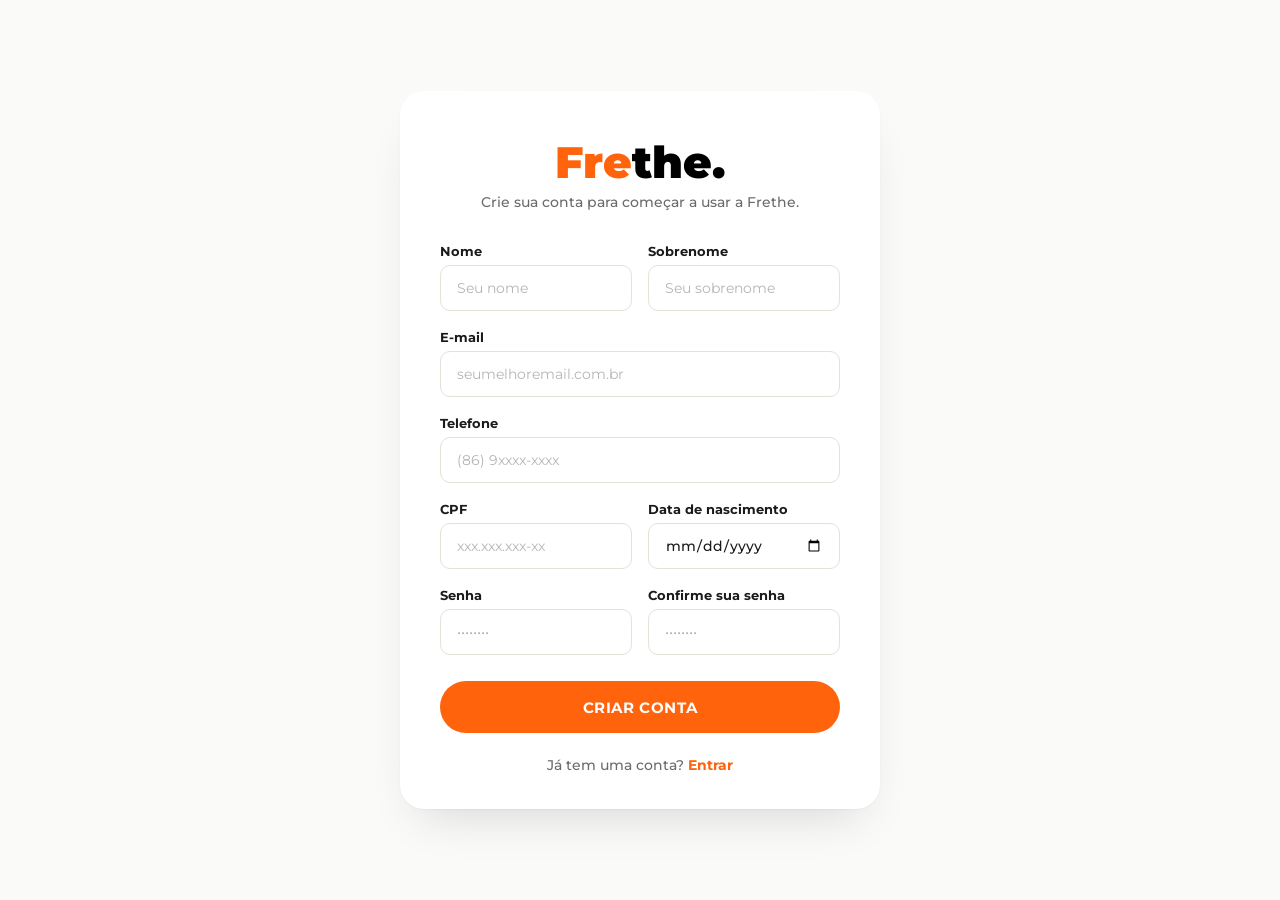
<file: cadastrocli.html>
<!DOCTYPE html>
<html lang="pt-BR">
<head>
    <meta charset="UTF-8">
    <meta http-equiv="X-UA-Compatible" content="IE=edge">
    <meta name="viewport" content="width=device-width, initial-scale=1.0">
    <link rel="stylesheet" href="cadastrocli.css">
    <link href="https://fonts.googleapis.com/css2?family=Montserrat:ital,wght@0,500;0,600;0,700;0,800;1,100;1,400;1,500;1,600;1,800;1,900&display=swap" rel="stylesheet">
    <title>Cadastro — Frethe.</title>
</head>
<body>
    <div class="container">
        <div class="card">
            <h2 class="title">Fre<span>the.</span></h2>
            <p class="subtitle">Crie sua conta para começar a usar a Frethe.</p>

            <form class="form" id="formCadastroCliente">
                <div class="grid-2">
                    <div class="field">
                        <label for="nome">Nome</label>
                        <input class="campo" id="nome" name="nome" type="text" placeholder="Seu nome" required>
                    </div>
                    <div class="field">
                        <label for="sobrenome">Sobrenome</label>
                        <input class="campo" id="sobrenome" name="sobrenome" type="text" placeholder="Seu sobrenome" required>
                    </div>
                </div>

                <div class="field">
                    <label for="email">E-mail</label>
                    <input class="campo" id="email" name="email" type="email" placeholder="seumelhoremail.com.br" required>
                </div>

                <div class="field">
                    <label for="telefone">Telefone</label>
                    <input class="campo" id="telefone" name="telefone" type="tel" placeholder="(86) 9xxxx-xxxx" required>
                </div>

                <div class="grid-2">
                    <div class="field">
                        <label for="cpf">CPF</label>
                        <input class="campo" id="cpf" name="cpf" type="text" placeholder="xxx.xxx.xxx-xx" maxlength="14" required>
                    </div>
                    <div class="field">
                        <label for="nascimento">Data de nascimento</label>
                        <input class="campo" id="nascimento" name="nascimento" type="date" required>
                    </div>
                </div>

                <div class="grid-2">
                    <div class="field">
                        <label for="senha">Senha</label>
                        <input class="campo" id="senha" name="senha" type="password" placeholder="••••••••" required>
                    </div>
                    <div class="field">
                        <label for="confirmarSenha">Confirme sua senha</label>
                        <input class="campo" id="confirmarSenha" name="confirmarSenha" type="password" placeholder="••••••••" required>
                    </div>
                </div>

                <button type="submit" class="buttonCriar">CRIAR CONTA</button>
            </form>

            <p class="login-link">Já tem uma conta? <a href="login.html">Entrar</a></p>
        </div>
    </div>

    <script>
        // Site estático (GitHub Pages) — sem backend. Redirecionamento só de demonstração.
        document.getElementById('formCadastroCliente').addEventListener('submit', function (e) {
            e.preventDefault();
            const senha = document.getElementById('senha').value;
            const confirmar = document.getElementById('confirmarSenha').value;
            if (senha !== confirmar) {
                alert('As senhas não coincidem.');
                return;
            }
            window.location.href = 'sucesso.html';
        });
    </script>
</body>
</html>
</file>
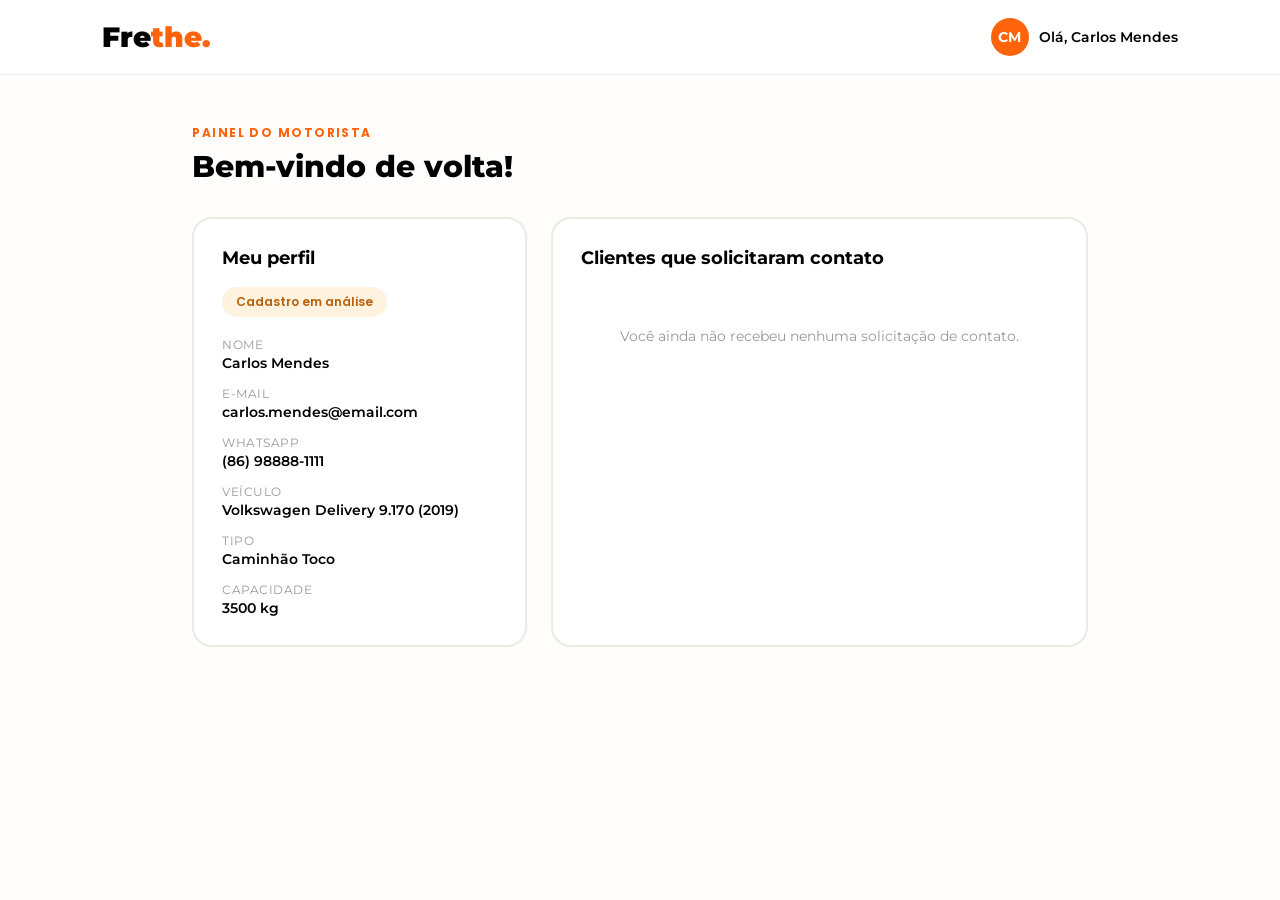
<file: painel-prestador.html>
<!DOCTYPE html>
<html lang="pt-br">
<head>
    <meta charset="UTF-8">
    <meta name="viewport" content="width=device-width, initial-scale=1.0">
    <title>Frethe. — Painel do Prestador</title>
    <link href="https://fonts.googleapis.com/css2?family=Montserrat:ital,wght@0,500;0,600;0,700;0,800;1,900&family=Poppins:ital,wght@0,400;0,500;0,600;0,700&display=swap" rel="stylesheet">
    <link rel="stylesheet" href="painel-prestador.css">
</head>
<body>

<header>
    <a href="index.html" class="logo">Fre<span>the.</span></a>
    <div class="user-chip">
        <span class="user-avatar">CM</span>
        <span class="user-name">Olá, Carlos Mendes</span>
    </div>
</header>

<main>
    <div class="page-head">
        <span class="eyebrow">Painel do motorista</span>
        <h1>Bem-vindo de volta!</h1>
    </div>

    <div class="grid">
        <!-- CARD: MEU PERFIL -->
        <section class="card">
            <h2 class="card-title">Meu perfil</h2>

            <div class="status status--pendente">
                Cadastro em análise
            </div>

            <dl class="perfil-lista">
                <dt>Nome</dt>
                <dd>Carlos Mendes</dd>

                <dt>E-mail</dt>
                <dd>carlos.mendes@email.com</dd>

                <dt>WhatsApp</dt>
                <dd>(86) 98888-1111</dd>

                <dt>Veículo</dt>
                <dd>Volkswagen Delivery 9.170 (2019)</dd>

                <dt>Tipo</dt>
                <dd>Caminhão Toco</dd>

                <dt>Capacidade</dt>
                <dd>3500 kg</dd>
            </dl>
        </section>

        <!-- CARD: CLIENTES QUE SOLICITARAM CONTATO -->
        <section class="card card--wide">
            <h2 class="card-title">Clientes que solicitaram contato</h2>

            <div class="empty">
                <p>Você ainda não recebeu nenhuma solicitação de contato.</p>
            </div>
        </section>
    </div>
</main>

</body>
</html>
</file>
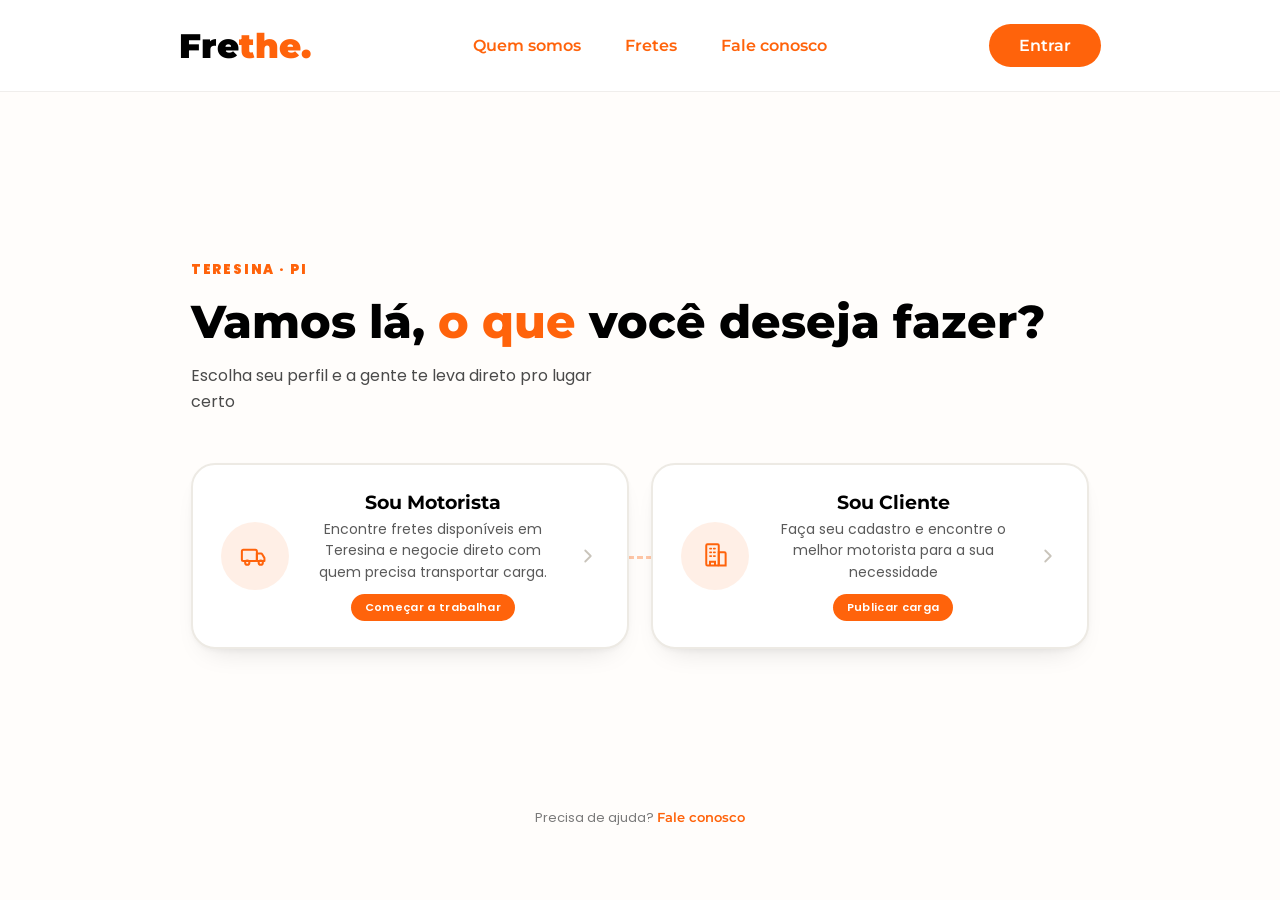
<file: selecao-perfil.html>
<!DOCTYPE html>
<html lang="PT-br">
<head>
<meta charset="UTF-8">
<meta http-equiv="X-UA-Compatible" content="IE=edge">
<meta name="viewport" content="width=device-width, initial-scale=1.0">
<title>Frethe. — O que você deseja fazer?</title>
<link rel="stylesheet" href="cadastrocli.css">
<link href="https://fonts.googleapis.com/css2?family=Montserrat:ital,wght@0,500;0,600;0,700;0,800;1,100;1,400;1,500;1,600;1,800;1,900&family=Poppins:ital,wght@0,200;0,300;0,900;1,400;1,900&display=swap" rel="stylesheet">
<style>
*{
    padding: 0;
    margin: 0;
    list-style: none;
    box-sizing: border-box;
    text-decoration: none;
    scroll-behavior: smooth;
    font-family: 'Montserrat', sans-serif;
}
body{
    color: black;
    background: #FFFDFB;
    display: flex;
    flex-direction: column;
    min-height: 100vh;
}

/* HEADER — igual ao index.html original */
header{
    position: fixed;
    width: 100%;
    top: 0;
    right: 0;
    z-index: 1000;
    display: flex;
    align-items: center;
    justify-content: space-between;
    background: white;
    padding: 24px 14%;
    box-shadow: 0 1px 0 rgba(0,0,0,0.06);
    transition: all .50s ease;
}
.logo{
    display: flex;
    align-items: center;
    font-size: 34px;
    font-weight: 900;
    color: black;
}
.logo span{
    color: rgb(255,99,11);
}
.navlist{
    display: flex;
}
.navlist a{
    font-size: 16px;
    color: rgb(255,99,11);
    margin: 0 22px;
    font-weight: 600;
}
.navlist a:hover{
    color: black;
}
.buttonLg{
    margin: 0;
    padding: 12px 30px;
    background: rgb(255,99,11);
    border-radius: 3rem;
}
.buttonLg a{
    color: white;
    font-weight: 600;
}
.buttonLg:hover{
    background: black;
}

/* MAIN */
main{
    padding: 160px 14% 80px;
    flex: 1;
    display: flex;
    align-items: center;
}
.stage{
    width: 100%;
    max-width: 900px;
}
.eyebrow{
    display: inline-block;
    font-family: 'Poppins', sans-serif;
    font-weight: 900;
    font-size: 13px;
    letter-spacing: 0.14em;
    text-transform: uppercase;
    color: rgb(255,99,11);
    margin-bottom: 16px;
}
h1{
    font-family: 'Montserrat', sans-serif;
    font-weight: 800;
    font-size: 46px;
    line-height: 1.15;
    color: black;
    margin-bottom: 14px;
}
h1 span{
    color: rgb(255,99,11);
}
.subtitle{
    font-family: 'Poppins', sans-serif;
    font-weight: 400;
    font-size: 16px;
    line-height: 1.6;
    color: #4a4a4a;
    max-width: 44ch;
    margin-bottom: 48px;
}

/* ROTA — assinatura visual: linha tracejada ligando os dois perfis, como um trajeto de entrega */
.route{
    position: relative;
    display: flex;
    flex-direction: row;
    flex-wrap: wrap;
    justify-content: center;
    gap: 22px;
}
.route::before{
    content: '';
    position: absolute;
    top: 50%;
    left: 48px;
    right: 48px;
    height: 3px;
    border-top: 3px dashed rgba(255,99,11,0.35);
    z-index: -1;
}

.card{
    position: relative;
    flex: 1 1 380px;
    display: flex;
    align-items: center;
    gap: 22px;
    background: white;
    border: 2px solid #EDEAE4;
    border-radius: 24px;
    padding: 26px 28px;
    color: inherit;
    box-shadow: 0 2px 4px rgba(0,0,0,0.03), 0 14px 30px -18px rgba(0,0,0,0.18);
    transition: transform .18s ease, box-shadow .18s ease, border-color .18s ease;
}
.card:hover{
    transform: translateY(-3px);
    border-color: rgb(255,99,11);
    box-shadow: 0 4px 10px rgba(0,0,0,0.05), 0 22px 40px -18px rgba(255,99,11,0.35);
}
.card:focus-visible{
    outline: 3px solid rgb(255,99,11);
    outline-offset: 3px;
}

.icon{
    position: relative;
    z-index: 1;
    flex: none;
    width: 68px;
    height: 68px;
    border-radius: 50%;
    background: rgba(255,99,11,0.10);
    display: flex;
    align-items: center;
    justify-content: center;
}
.icon svg{ width: 30px; height: 30px; }

.card-body{ flex: 1; min-width: 0; }
.card-title{
    font-family: 'Montserrat', sans-serif;
    font-weight: 700;
    font-size: 19px;
    color: black;
    margin-bottom: 5px;
}
.card-desc{
    font-family: 'Poppins', sans-serif;
    font-weight: 400;
    font-size: 14px;
    line-height: 1.55;
    color: #5a5a5a;
    margin-bottom: 10px;
}
.tag{
    display: inline-block;
    font-family: 'Poppins', sans-serif;
    font-weight: 600;
    font-size: 11px;
    letter-spacing: 0.03em;
    color: white;
    background: rgb(255,99,11);
    padding: 5px 14px;
    border-radius: 3rem;
}

.chevron{
    flex: none;
    color: #C9C4BB;
    transition: transform .18s ease, color .18s ease;
}
.card:hover .chevron{
    transform: translateX(4px);
    color: rgb(255,99,11);
}

footer{
    text-align: center;
    font-family: 'Poppins', sans-serif;
    font-size: 13px;
    color: #7a7a7a;
    padding: 20px 24px 32px;
}
footer a{
    color: rgb(255,99,11);
    font-weight: 600;
}
footer a:hover{ color: black; }

@media (max-width: 900px){
    header{ padding: 20px 6%; }
    main{ padding: 140px 6% 60px; }
    h1{ font-size: 34px; }
    .navlist{ display: none; }
}
@media (max-width: 480px){
    .card{ align-items: flex-start; padding: 20px; gap: 14px; }
    .icon{ width: 52px; height: 52px; }
    .icon svg{ width: 24px; height: 24px; }
    .chevron{ display: none; }
    h1{ font-size: 28px; }
}
@media (prefers-reduced-motion: reduce){
    .card, .chevron{ transition: none; }
}
</style>
</head>
<body>

<header>
    <a href="index.html" class="logo">Fre<span>the.</span></a>
    <nav class="navlist">
        <a href="#">Quem somos</a>
        <a href="#">Fretes</a>
        <a href="#">Fale conosco</a>
    </nav>
    <nav class="buttonLg">
        <a href="login.html">Entrar</a>
    </nav>
</header>

<main>
    <div class="stage">
        <span class="eyebrow">Teresina · PI</span>
        <h1>Vamos lá, <span>o que</span> você deseja fazer?</h1>
        <p class="subtitle">Escolha seu perfil e a gente te leva direto pro lugar certo</p>

        <div class="route">
            <a href="cadastropres.html" class="card">
                <div class="icon">
                    <svg viewBox="0 0 24 24" fill="none" xmlns="http://www.w3.org/2000/svg">
                        <rect x="1.5" y="7" width="12" height="9" rx="1.2" stroke="rgb(255,99,11)" stroke-width="1.6"/>
                        <path d="M13.5 10H16.8C17.2 10 17.55 10.22 17.75 10.56L19.4 13.3C19.5 13.47 19.55 13.66 19.55 13.86V16H13.5V10Z" stroke="rgb(255,99,11)" stroke-width="1.6" stroke-linejoin="round"/>
                        <circle cx="5.8" cy="17.3" r="1.7" stroke="rgb(255,99,11)" stroke-width="1.6"/>
                        <circle cx="16.6" cy="17.3" r="1.7" stroke="rgb(255,99,11)" stroke-width="1.6"/>
                    </svg>
                </div>
                <div class="card-body">
                    <p class="card-title">Sou Motorista</p>
                    <p class="card-desc">Encontre fretes disponíveis em Teresina e negocie direto com quem precisa transportar carga.</p>
                    <span class="tag">Começar a trabalhar</span>
                </div>
                <svg class="chevron" width="22" height="22" viewBox="0 0 24 24" fill="none">
                    <path d="M9 6l6 6-6 6" stroke="currentColor" stroke-width="2" stroke-linecap="round" stroke-linejoin="round"/>
                </svg>
            </a>

            <a href="cadastrocli.html" class="card">
                <div class="icon">
                    <svg viewBox="0 0 24 24" fill="none" xmlns="http://www.w3.org/2000/svg">
                        <rect x="5" y="2.5" width="10" height="17" rx="1" stroke="rgb(255,99,11)" stroke-width="1.6"/>
                        <path d="M15 9H19.5C20.05 9 20.5 9.45 20.5 10V19.5H15V9Z" stroke="rgb(255,99,11)" stroke-width="1.6"/>
                        <path d="M8 6H9M8 9H9M8 12H9M11 6H12M11 9H12M11 12H12" stroke="rgb(255,99,11)" stroke-width="1.4" stroke-linecap="round"/>
                        <path d="M8 19.5V16.5H12V19.5" stroke="rgb(255,99,11)" stroke-width="1.6"/>
                    </svg>
                </div>
                <div class="card-body">
                    <p class="card-title">Sou Cliente</p>
                    <p class="card-desc">Faça seu cadastro e encontre o melhor motorista para a sua necessidade</p>
                    <span class="tag">Publicar carga</span>
                </div>
                <svg class="chevron" width="22" height="22" viewBox="0 0 24 24" fill="none">
                    <path d="M9 6l6 6-6 6" stroke="currentColor" stroke-width="2" stroke-linecap="round" stroke-linejoin="round"/>
                </svg>
            </a>
        </div>
    </div>
</main>

<footer>
    Precisa de ajuda? <a href="#">Fale conosco</a>
</footer>

</body>
</html>
</file>
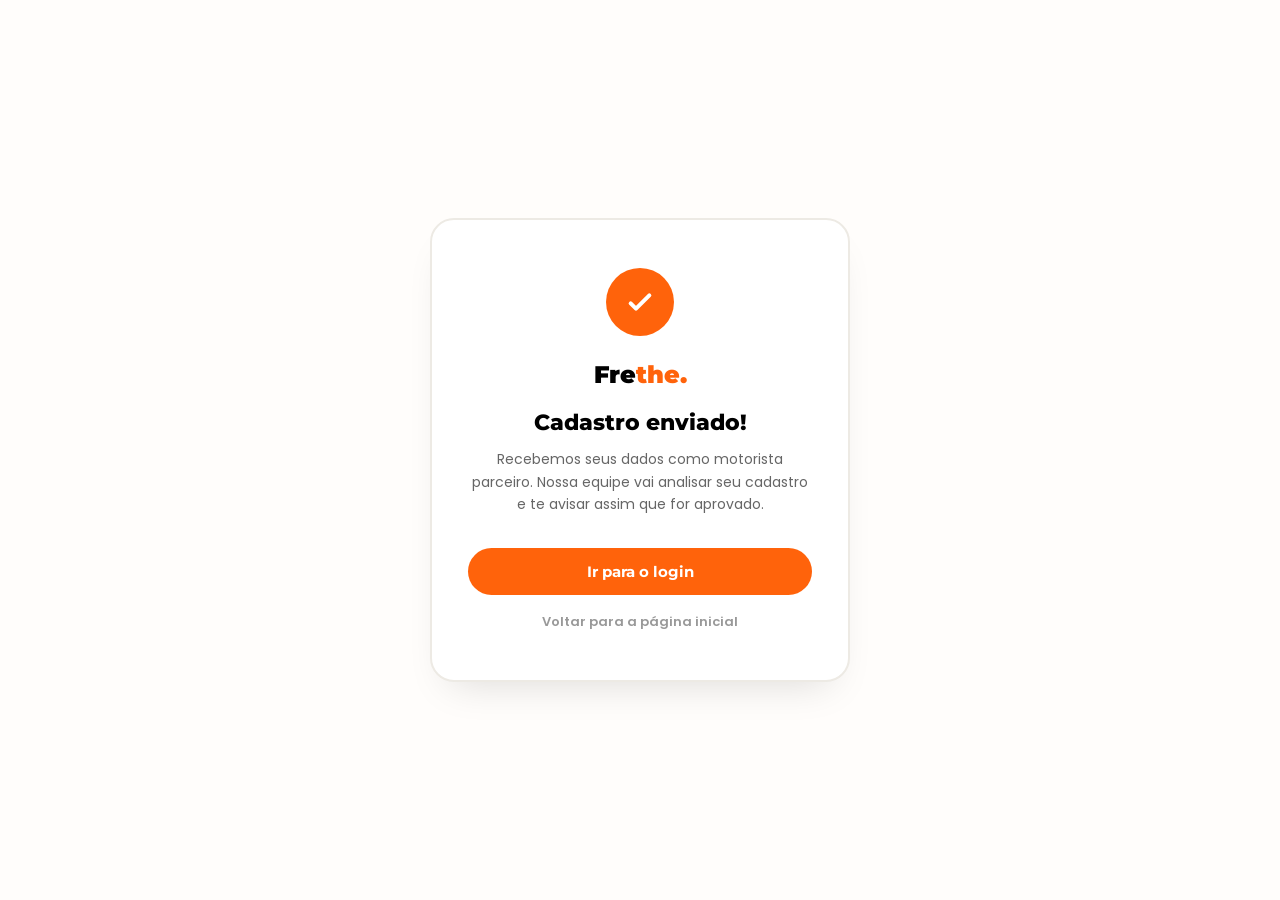
<file: sucesso-prestador.html>
<!DOCTYPE html>
<html lang="pt-br">
<head>
    <meta charset="UTF-8">
    <meta name="viewport" content="width=device-width, initial-scale=1.0">
    <title>Cadastro enviado — Frethe.</title>
    <link rel="stylesheet" href="sucesso.css">
    <link href="https://fonts.googleapis.com/css2?family=Montserrat:ital,wght@0,500;0,600;0,700;0,800;0,900&family=Poppins:ital,wght@0,400;0,500;0,600&display=swap" rel="stylesheet">
</head>
<body>
    <div class="container">
        <div class="card">
            <div class="icon-check">
                <svg viewBox="0 0 24 24" fill="none" xmlns="http://www.w3.org/2000/svg">
                    <path d="M5 13l4 4L19 7" stroke="white" stroke-width="3" stroke-linecap="round" stroke-linejoin="round"/>
                </svg>
            </div>

            <h2 class="title">Fre<span>the.</span></h2>

            <h1 class="mensagem">Cadastro enviado!</h1>
            <p class="subtitle">
                Recebemos seus dados como motorista parceiro. Nossa equipe vai analisar
                seu cadastro e te avisar assim que for aprovado.
            </p>

            <a href="login.html" class="buttonPrimary">Ir para o login</a>
            <a href="index.html" class="link-voltar">Voltar para a página inicial</a>
        </div>
    </div>
</body>
</html>
</file>
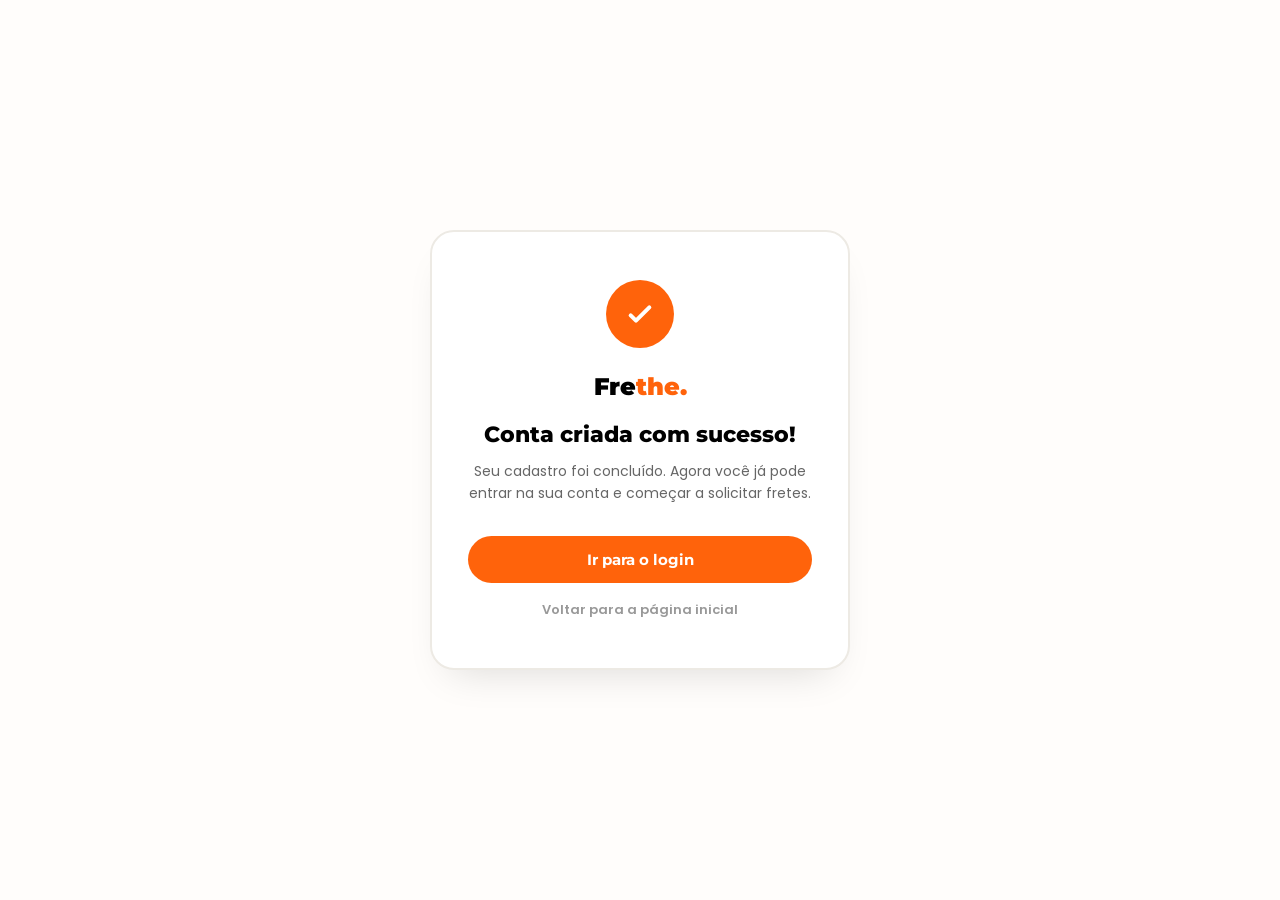
<file: sucesso.html>
<!DOCTYPE html>
<html lang="pt-br">
<head>
    <meta charset="UTF-8">
    <meta name="viewport" content="width=device-width, initial-scale=1.0">
    <title>Cadastro concluído — Frethe.</title>
    <link rel="stylesheet" href="sucesso.css">
    <link href="https://fonts.googleapis.com/css2?family=Montserrat:ital,wght@0,500;0,600;0,700;0,800;0,900&family=Poppins:ital,wght@0,400;0,500;0,600&display=swap" rel="stylesheet">
</head>
<body>
    <div class="container">
        <div class="card">
            <div class="icon-check">
                <svg viewBox="0 0 24 24" fill="none" xmlns="http://www.w3.org/2000/svg">
                    <path d="M5 13l4 4L19 7" stroke="white" stroke-width="3" stroke-linecap="round" stroke-linejoin="round"/>
                </svg>
            </div>

            <h2 class="title">Fre<span>the.</span></h2>

            <h1 class="mensagem">Conta criada com sucesso!</h1>
            <p class="subtitle">
                Seu cadastro foi concluído. Agora você já pode entrar na sua conta
                e começar a solicitar fretes.
            </p>

            <a href="login.html" class="buttonPrimary">Ir para o login</a>
            <a href="index.html" class="link-voltar">Voltar para a página inicial</a>
        </div>
    </div>
</body>
</html>
</file>
<file: cadastrocli.css>
*{
    list-style: none;
    text-decoration: none;
    box-sizing: border-box;
    font-family: 'Montserrat', sans-serif;
    margin: 0;
    padding: 0;
}

body{
    background-color: #FAFAF9;
    min-height: 100vh;
    display: flex;
    align-items: center;
    justify-content: center;
    padding: 40px 16px;
}

.container{
    width: 100%;
    display: flex;
    justify-content: center;
}

.card{
    width: 100%;
    max-width: 480px;
    background: #ffffff;
    border-radius: 24px;
    padding: 44px 40px 36px;
    box-shadow: 0 1px 2px rgba(0,0,0,0.04), 0 24px 48px -20px rgba(0,0,0,0.15);
    text-align: center;
}

.title{
    font-size: 44px;
    font-weight: 900;
    color: rgb(255,99,11);
    margin-bottom: 4px;
}
.title span{
    color: #000;
}

.subtitle{
    font-size: 14px;
    font-weight: 500;
    color: #6b6b6b;
    margin-bottom: 32px;
}

.form{
    text-align: left;
}

.grid-2{
    display: grid;
    grid-template-columns: 1fr 1fr;
    gap: 16px;
}

.field{
    margin-bottom: 18px;
}

.field label{
    display: block;
    font-size: 13px;
    font-weight: 700;
    color: #1a1a1a;
    margin-bottom: 6px;
}

.campo{
    width: 100%;
    height: 46px;
    padding: 0 16px;
    font-size: 14px;
    font-weight: 500;
    color: #1a1a1a;
    background-color: #fff;
    border: 1.5px solid #E4E1D9;
    border-radius: 10px;
    transition: border-color .2s ease, box-shadow .2s ease;
}

.campo::placeholder{
    color: #B5B5B5;
    font-weight: 400;
}

.campo:focus{
    outline: none;
    border-color: rgb(255,99,11);
    box-shadow: 0 0 0 3px rgba(255,99,11,0.15);
}

.buttonCriar{
    width: 100%;
    height: 52px;
    margin-top: 8px;
    background-color: rgb(255,99,11);
    color: #fff;
    font-size: 15px;
    font-weight: 700;
    letter-spacing: .04em;
    border: none;
    border-radius: 3rem;
    cursor: pointer;
    transition: background-color .3s ease, transform .2s ease;
}

.buttonCriar:hover{
    background-color: #000;
    transform: translateY(-2px);
}

.login-link{
    margin-top: 24px;
    font-size: 13.5px;
    font-weight: 500;
    color: #6b6b6b;
}

.login-link a{
    color: rgb(255,99,11);
    font-weight: 700;
}

.login-link a:hover{
    color: #000;
}

@media (max-width: 480px){
    .card{ padding: 32px 22px 28px; border-radius: 18px; }
    .title{ font-size: 36px; }
    .grid-2{ grid-template-columns: 1fr; gap: 0; }
}
</file>
<file: painel-prestador.css>
*{
    padding: 0;
    margin: 0;
    list-style: none;
    box-sizing: border-box;
    text-decoration: none;
    font-family: 'Montserrat', sans-serif;
}
body{
    color: black;
    background: #FFFDFB;
}

header{
    display: flex;
    align-items: center;
    justify-content: space-between;
    background: white;
    padding: 18px 8%;
    box-shadow: 0 1px 0 rgba(0,0,0,0.06);
}
.logo{
    font-size: 28px;
    font-weight: 900;
    color: black;
}
.logo span{
    color: rgb(255,99,11);
}
.user-chip{
    display: flex;
    align-items: center;
    gap: 10px;
}
.user-avatar{
    width: 38px;
    height: 38px;
    border-radius: 50%;
    background: rgb(255,99,11);
    color: white;
    font-weight: 700;
    font-size: 14px;
    display: flex;
    align-items: center;
    justify-content: center;
}
.user-name{
    font-size: 14px;
    font-weight: 600;
}

main{
    padding: 50px 8% 80px;
    max-width: 1100px;
    margin: 0 auto;
}
.page-head{
    margin-bottom: 32px;
}
.eyebrow{
    display: block;
    font-family: 'Poppins', sans-serif;
    font-weight: 700;
    font-size: 12px;
    letter-spacing: 0.12em;
    text-transform: uppercase;
    color: rgb(255,99,11);
    margin-bottom: 6px;
}
.page-head h1{
    font-size: 30px;
    font-weight: 800;
}

.grid{
    display: grid;
    grid-template-columns: 1fr 1.6fr;
    gap: 24px;
}
.card{
    background: white;
    border: 2px solid #EDEAE4;
    border-radius: 20px;
    padding: 28px;
}
.card-title{
    font-size: 18px;
    font-weight: 700;
    margin-bottom: 18px;
}

.status{
    display: inline-block;
    font-family: 'Poppins', sans-serif;
    font-weight: 600;
    font-size: 12px;
    padding: 6px 14px;
    border-radius: 3rem;
    margin-bottom: 20px;
}
.status--pendente{
    background: #FFF3E0;
    color: #B8600A;
}
.status--aprovado{
    background: #E4F7E9;
    color: #1F8A3B;
}
.status--rejeitado{
    background: #FBE4E4;
    color: #C0392B;
}

.perfil-lista{
    font-family: 'Poppins', sans-serif;
    font-size: 14px;
}
.perfil-lista dt{
    color: #999;
    font-size: 12px;
    text-transform: uppercase;
    letter-spacing: 0.04em;
    margin-top: 14px;
}
.perfil-lista dt:first-child{
    margin-top: 0;
}
.perfil-lista dd{
    color: black;
    font-weight: 600;
    margin-top: 2px;
}

.solicitacoes-lista{
    display: flex;
    flex-direction: column;
    gap: 12px;
}
.solicitacao-item{
    display: flex;
    justify-content: space-between;
    align-items: center;
    background: #FFFDFB;
    border: 1px solid #EDEAE4;
    border-radius: 14px;
    padding: 14px 18px;
}
.solicitacao-info{
    display: flex;
    flex-direction: column;
    gap: 3px;
}
.solicitacao-nome{
    font-weight: 700;
    font-size: 15px;
}
.solicitacao-data{
    font-family: 'Poppins', sans-serif;
    font-size: 12px;
    color: #999;
}
.solicitacao-telefone{
    font-family: 'Poppins', sans-serif;
    font-weight: 600;
    font-size: 14px;
    color: rgb(255,99,11);
}

.empty{
    text-align: center;
    padding: 40px 20px;
    color: #999;
    font-family: 'Poppins', sans-serif;
    font-size: 14px;
}

@media (max-width: 800px){
    .grid{
        grid-template-columns: 1fr;
    }
    main{
        padding: 40px 6% 60px;
    }
}
</file>
<file: sucesso.css>
*{
    padding: 0;
    margin: 0;
    box-sizing: border-box;
    text-decoration: none;
    font-family: 'Montserrat', sans-serif;
}
body{
    min-height: 100vh;
    display: flex;
    align-items: center;
    justify-content: center;
    background: #FFFDFB;
}
.container{
    padding: 20px;
    width: 100%;
    max-width: 460px;
}
.card{
    background: white;
    border: 2px solid #EDEAE4;
    border-radius: 24px;
    padding: 48px 36px;
    text-align: center;
    box-shadow: 0 20px 40px -20px rgba(0,0,0,0.15);
}
.icon-check{
    width: 68px;
    height: 68px;
    background: rgb(255,99,11);
    border-radius: 50%;
    display: flex;
    align-items: center;
    justify-content: center;
    margin: 0 auto 24px;
}
.icon-check svg{
    width: 32px;
    height: 32px;
}
.title{
    font-size: 24px;
    font-weight: 900;
    color: black;
    margin-bottom: 20px;
}
.title span{
    color: rgb(255,99,11);
}
.mensagem{
    font-size: 22px;
    font-weight: 800;
    color: black;
    margin-bottom: 12px;
}
.subtitle{
    font-family: 'Poppins', sans-serif;
    font-size: 14px;
    line-height: 1.6;
    color: #666;
    margin-bottom: 32px;
}
.buttonPrimary{
    display: block;
    width: 100%;
    padding: 14px;
    background: rgb(255,99,11);
    color: white;
    font-weight: 700;
    font-size: 15px;
    border-radius: 3rem;
    margin-bottom: 16px;
    transition: background .2s ease;
}
.buttonPrimary:hover{
    background: black;
}
.link-voltar{
    display: inline-block;
    font-family: 'Poppins', sans-serif;
    font-size: 13px;
    font-weight: 600;
    color: #999;
}
.link-voltar:hover{
    color: rgb(255,99,11);
}
</file>
